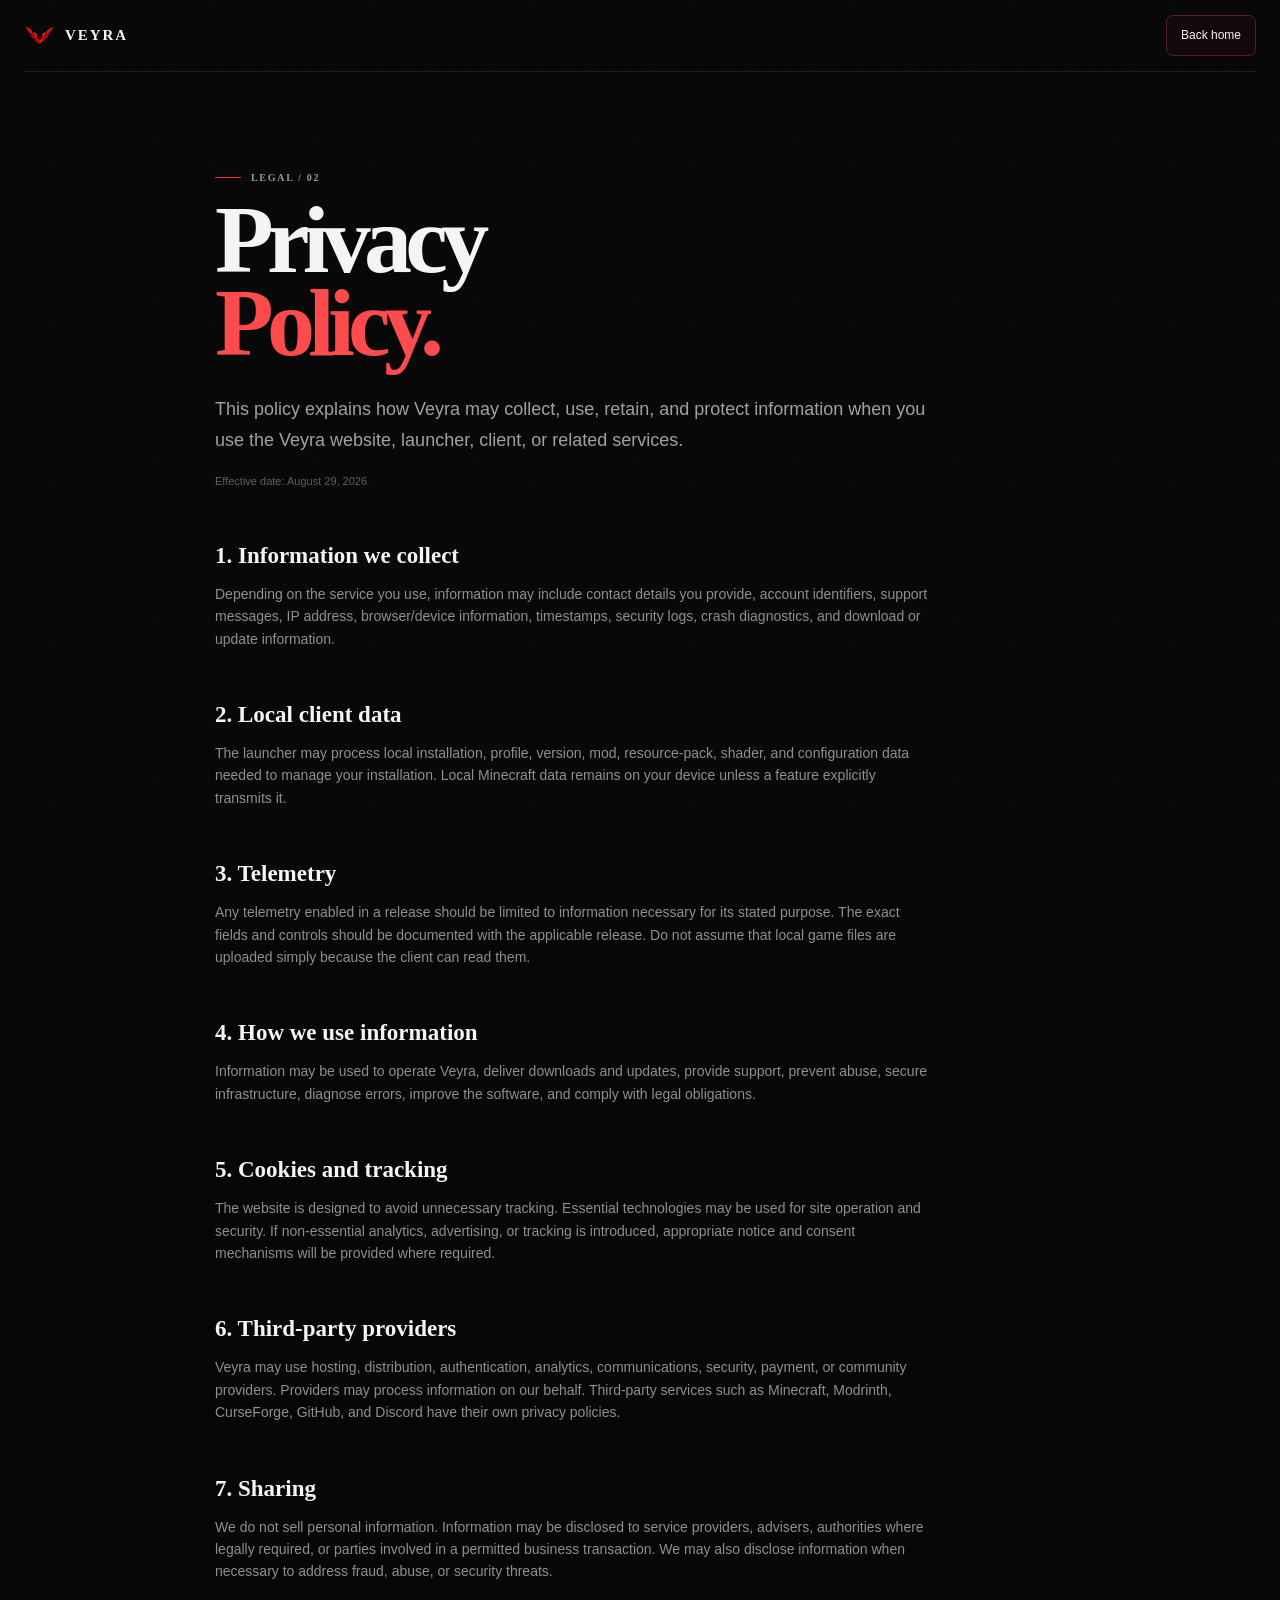
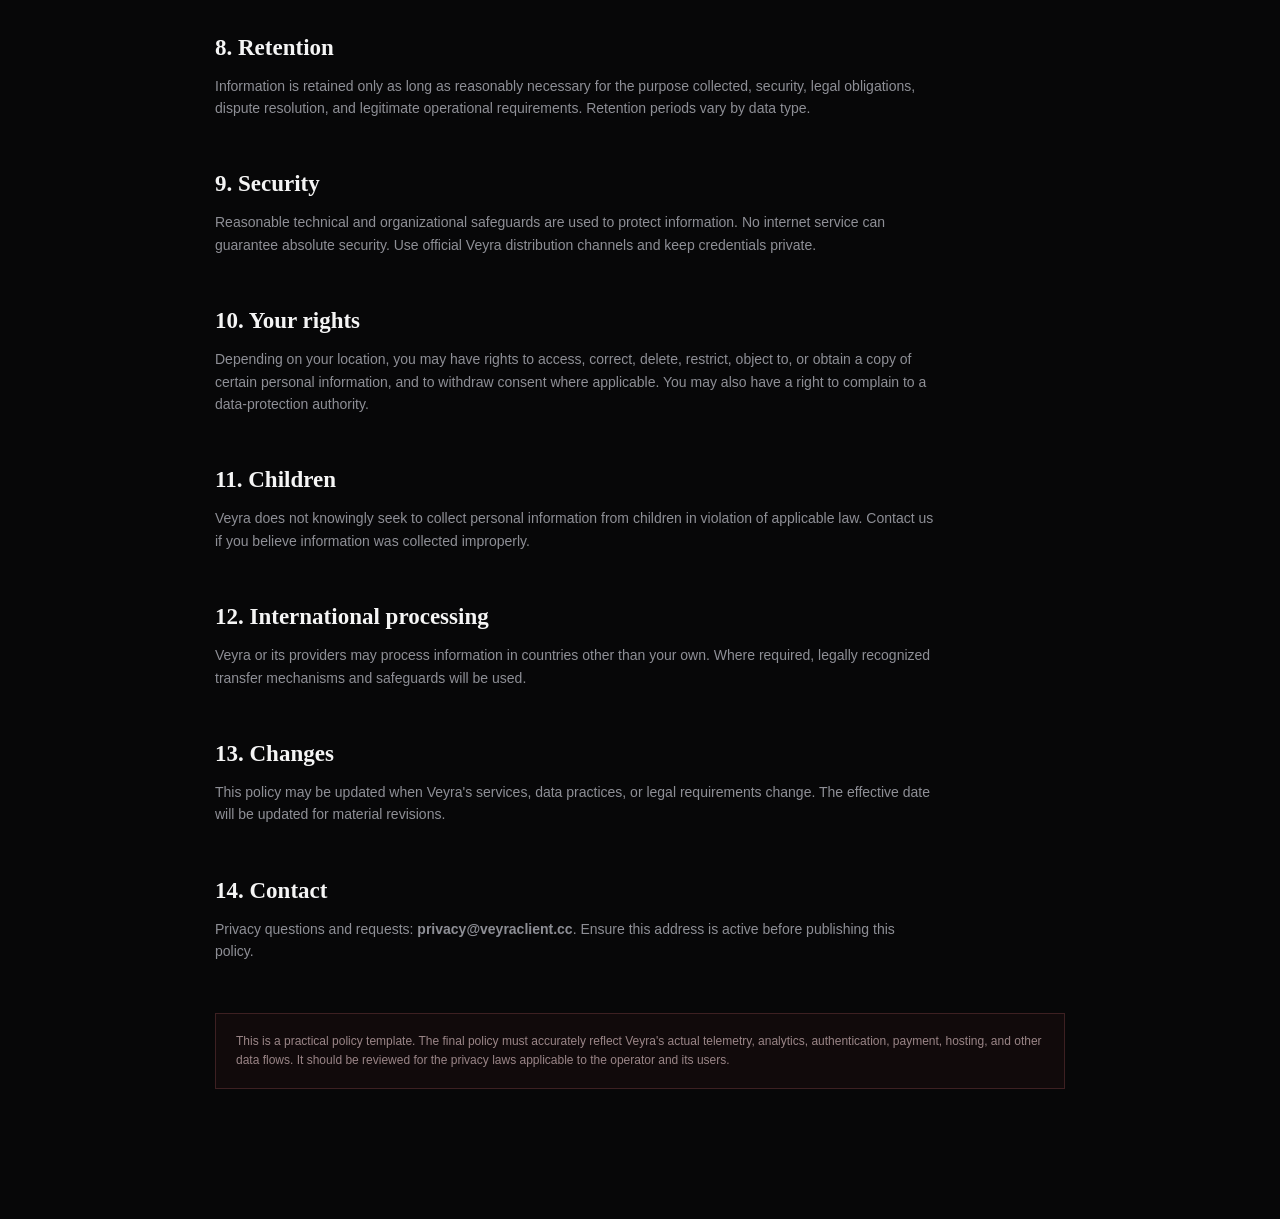
<file: privacy/index.html>
<!doctype html><html lang="en"><head><meta charset="utf-8"><meta name="viewport" content="width=device-width,initial-scale=1"><meta name="theme-color" content="#08090a"><link rel="icon" href="../assets/OFFICIAL%20LOGO%20NO%20BACKGROUND.png"><link rel="stylesheet" href="../styles.css"><title>Veyra — Privacy Policy</title></head><body><header class="header"><a class="brand" href="../"><img src="../assets/OFFICIAL%20LOGO%20NO%20BACKGROUND.png" alt="Veyra"><span>VEYRA</span></a><a class="nav-button" href="../">Back home</a></header><main class="legal section-wrap"><div class="section-label">LEGAL / 02</div><h1>Privacy<br><i>Policy.</i></h1><p class="lead">This policy explains how Veyra may collect, use, retain, and protect information when you use the Veyra website, launcher, client, or related services.</p><p class="updated">Effective date: August 29, 2026</p><h2>1. Information we collect</h2><p>Depending on the service you use, information may include contact details you provide, account identifiers, support messages, IP address, browser/device information, timestamps, security logs, crash diagnostics, and download or update information.</p><h2>2. Local client data</h2><p>The launcher may process local installation, profile, version, mod, resource-pack, shader, and configuration data needed to manage your installation. Local Minecraft data remains on your device unless a feature explicitly transmits it.</p><h2>3. Telemetry</h2><p>Any telemetry enabled in a release should be limited to information necessary for its stated purpose. The exact fields and controls should be documented with the applicable release. Do not assume that local game files are uploaded simply because the client can read them.</p><h2>4. How we use information</h2><p>Information may be used to operate Veyra, deliver downloads and updates, provide support, prevent abuse, secure infrastructure, diagnose errors, improve the software, and comply with legal obligations.</p><h2>5. Cookies and tracking</h2><p>The website is designed to avoid unnecessary tracking. Essential technologies may be used for site operation and security. If non-essential analytics, advertising, or tracking is introduced, appropriate notice and consent mechanisms will be provided where required.</p><h2>6. Third-party providers</h2><p>Veyra may use hosting, distribution, authentication, analytics, communications, security, payment, or community providers. Providers may process information on our behalf. Third-party services such as Minecraft, Modrinth, CurseForge, GitHub, and Discord have their own privacy policies.</p><h2>7. Sharing</h2><p>We do not sell personal information. Information may be disclosed to service providers, advisers, authorities where legally required, or parties involved in a permitted business transaction. We may also disclose information when necessary to address fraud, abuse, or security threats.</p><h2>8. Retention</h2><p>Information is retained only as long as reasonably necessary for the purpose collected, security, legal obligations, dispute resolution, and legitimate operational requirements. Retention periods vary by data type.</p><h2>9. Security</h2><p>Reasonable technical and organizational safeguards are used to protect information. No internet service can guarantee absolute security. Use official Veyra distribution channels and keep credentials private.</p><h2>10. Your rights</h2><p>Depending on your location, you may have rights to access, correct, delete, restrict, object to, or obtain a copy of certain personal information, and to withdraw consent where applicable. You may also have a right to complain to a data-protection authority.</p><h2>11. Children</h2><p>Veyra does not knowingly seek to collect personal information from children in violation of applicable law. Contact us if you believe information was collected improperly.</p><h2>12. International processing</h2><p>Veyra or its providers may process information in countries other than your own. Where required, legally recognized transfer mechanisms and safeguards will be used.</p><h2>13. Changes</h2><p>This policy may be updated when Veyra's services, data practices, or legal requirements change. The effective date will be updated for material revisions.</p><h2>14. Contact</h2><p>Privacy questions and requests: <strong>privacy@veyraclient.cc</strong>. Ensure this address is active before publishing this policy.</p><div class="notice">This is a practical policy template. The final policy must accurately reflect Veyra's actual telemetry, analytics, authentication, payment, hosting, and other data flows. It should be reviewed for the privacy laws applicable to the operator and its users.</div></main></body></html>
</file>
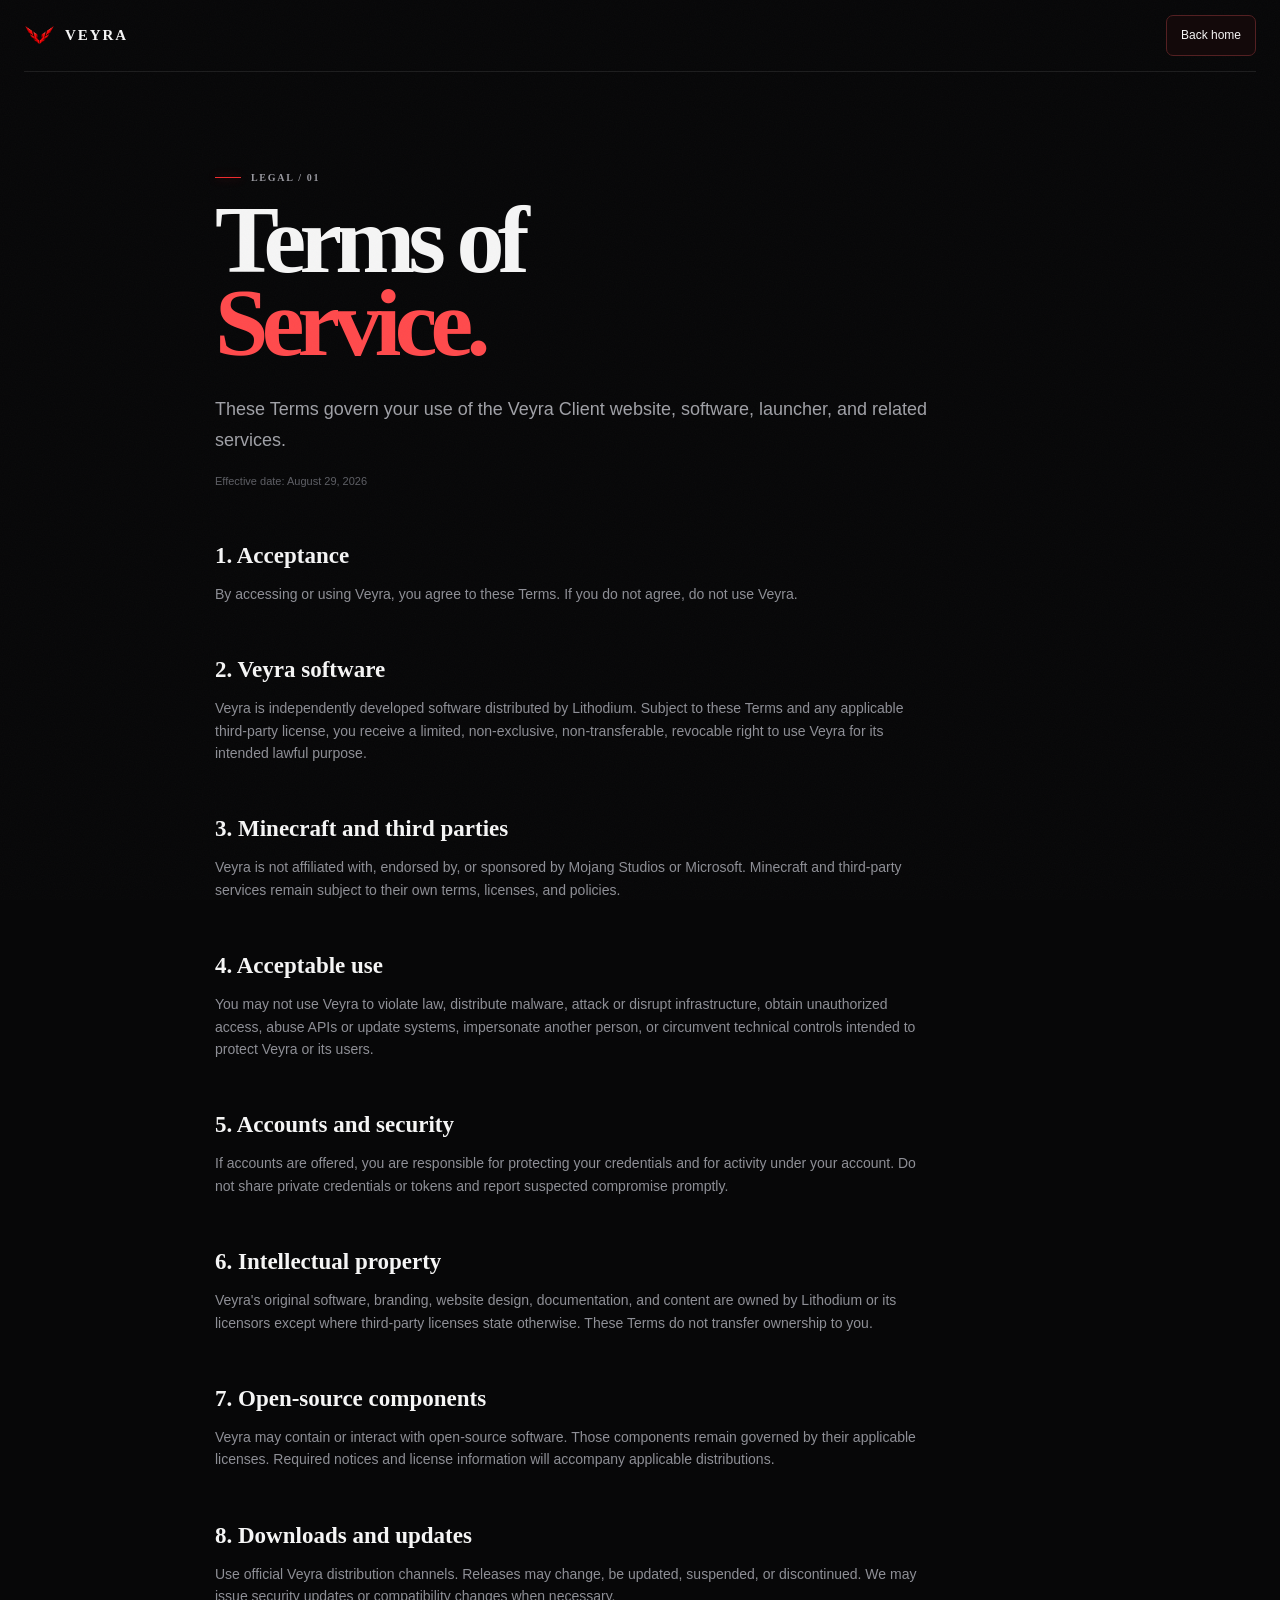
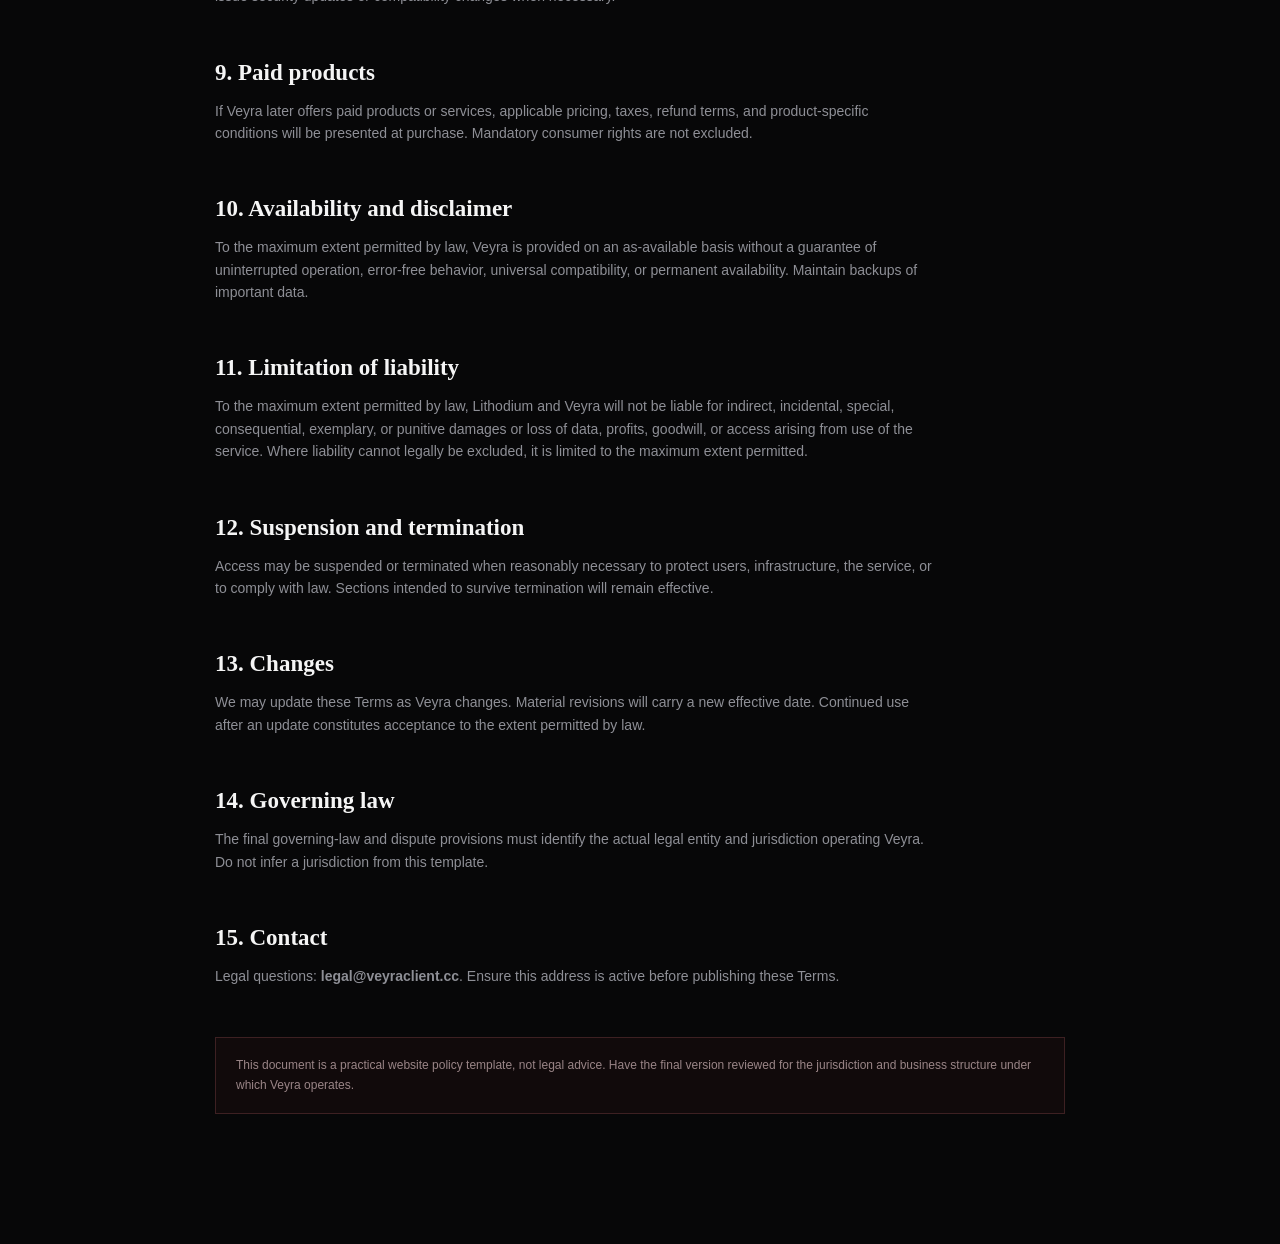
<file: terms/index.html>
<!doctype html><html lang="en"><head><meta charset="utf-8"><meta name="viewport" content="width=device-width,initial-scale=1"><meta name="theme-color" content="#08090a"><link rel="icon" href="../assets/OFFICIAL%20LOGO%20NO%20BACKGROUND.png"><link rel="stylesheet" href="../styles.css"><title>Veyra — Terms of Service</title></head><body><header class="header"><a class="brand" href="../"><img src="../assets/OFFICIAL%20LOGO%20NO%20BACKGROUND.png" alt="Veyra"><span>VEYRA</span></a><a class="nav-button" href="../">Back home</a></header><main class="legal section-wrap"><div class="section-label">LEGAL / 01</div><h1>Terms of<br><i>Service.</i></h1><p class="lead">These Terms govern your use of the Veyra Client website, software, launcher, and related services.</p><p class="updated">Effective date: August 29, 2026</p><h2>1. Acceptance</h2><p>By accessing or using Veyra, you agree to these Terms. If you do not agree, do not use Veyra.</p><h2>2. Veyra software</h2><p>Veyra is independently developed software distributed by Lithodium. Subject to these Terms and any applicable third-party license, you receive a limited, non-exclusive, non-transferable, revocable right to use Veyra for its intended lawful purpose.</p><h2>3. Minecraft and third parties</h2><p>Veyra is not affiliated with, endorsed by, or sponsored by Mojang Studios or Microsoft. Minecraft and third-party services remain subject to their own terms, licenses, and policies.</p><h2>4. Acceptable use</h2><p>You may not use Veyra to violate law, distribute malware, attack or disrupt infrastructure, obtain unauthorized access, abuse APIs or update systems, impersonate another person, or circumvent technical controls intended to protect Veyra or its users.</p><h2>5. Accounts and security</h2><p>If accounts are offered, you are responsible for protecting your credentials and for activity under your account. Do not share private credentials or tokens and report suspected compromise promptly.</p><h2>6. Intellectual property</h2><p>Veyra's original software, branding, website design, documentation, and content are owned by Lithodium or its licensors except where third-party licenses state otherwise. These Terms do not transfer ownership to you.</p><h2>7. Open-source components</h2><p>Veyra may contain or interact with open-source software. Those components remain governed by their applicable licenses. Required notices and license information will accompany applicable distributions.</p><h2>8. Downloads and updates</h2><p>Use official Veyra distribution channels. Releases may change, be updated, suspended, or discontinued. We may issue security updates or compatibility changes when necessary.</p><h2>9. Paid products</h2><p>If Veyra later offers paid products or services, applicable pricing, taxes, refund terms, and product-specific conditions will be presented at purchase. Mandatory consumer rights are not excluded.</p><h2>10. Availability and disclaimer</h2><p>To the maximum extent permitted by law, Veyra is provided on an as-available basis without a guarantee of uninterrupted operation, error-free behavior, universal compatibility, or permanent availability. Maintain backups of important data.</p><h2>11. Limitation of liability</h2><p>To the maximum extent permitted by law, Lithodium and Veyra will not be liable for indirect, incidental, special, consequential, exemplary, or punitive damages or loss of data, profits, goodwill, or access arising from use of the service. Where liability cannot legally be excluded, it is limited to the maximum extent permitted.</p><h2>12. Suspension and termination</h2><p>Access may be suspended or terminated when reasonably necessary to protect users, infrastructure, the service, or to comply with law. Sections intended to survive termination will remain effective.</p><h2>13. Changes</h2><p>We may update these Terms as Veyra changes. Material revisions will carry a new effective date. Continued use after an update constitutes acceptance to the extent permitted by law.</p><h2>14. Governing law</h2><p>The final governing-law and dispute provisions must identify the actual legal entity and jurisdiction operating Veyra. Do not infer a jurisdiction from this template.</p><h2>15. Contact</h2><p>Legal questions: <strong>legal@veyraclient.cc</strong>. Ensure this address is active before publishing these Terms.</p><div class="notice">This document is a practical website policy template, not legal advice. Have the final version reviewed for the jurisdiction and business structure under which Veyra operates.</div></main></body></html>
</file>
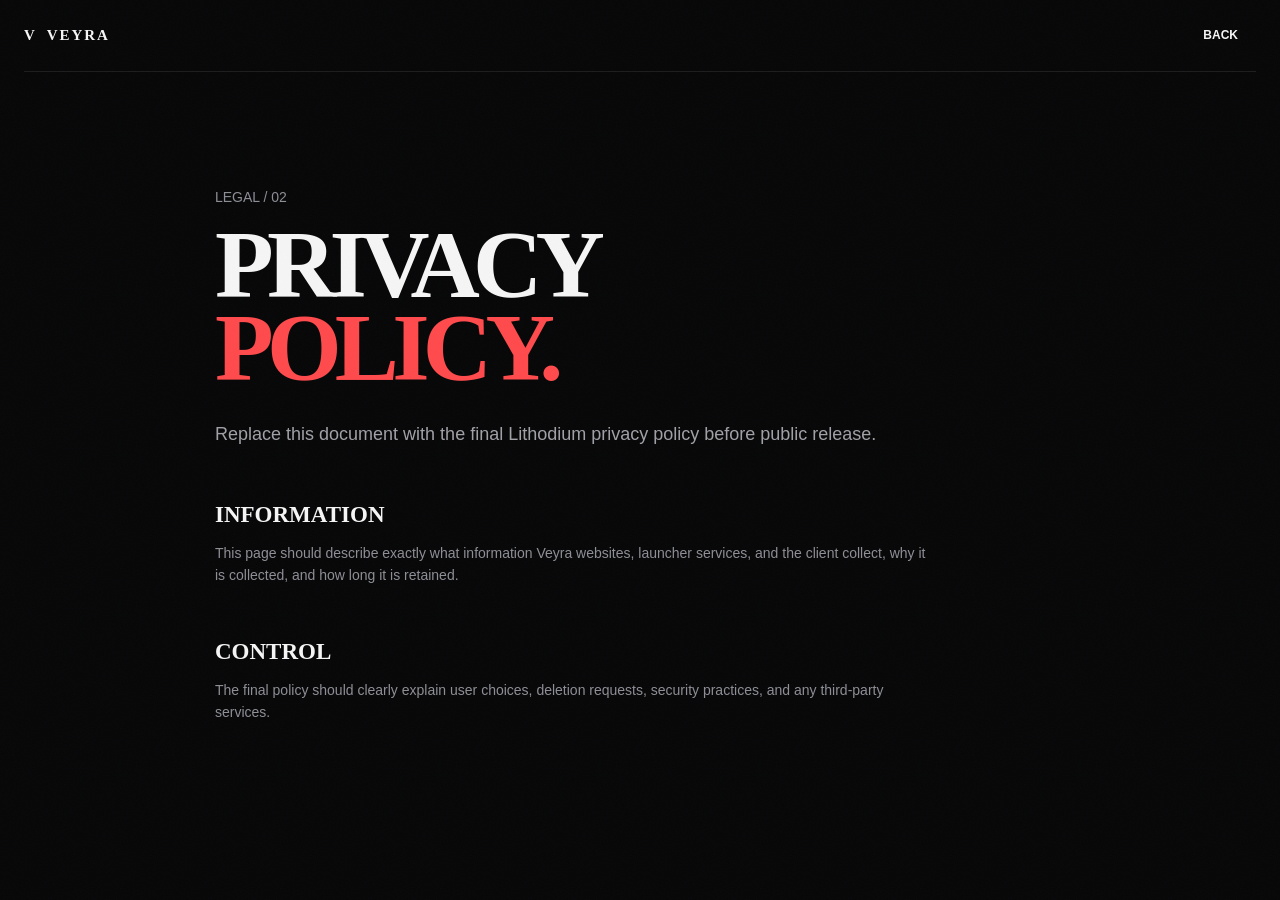
<file: privacy.html>
<!doctype html><html lang="en"><head><meta charset="utf-8"><meta name="viewport" content="width=device-width,initial-scale=1"><title>Veyra — Privacy Policy</title><link rel="stylesheet" href="styles.css"></head><body>
<header class="header"><a class="brand" href="index.html"><span class="brand-symbol">V</span><span>VEYRA</span></a><a class="button button-dark" href="settings.html">BACK</a></header>
<main class="legal section-wrap"><p class="kicker">LEGAL / 02</p><h1>PRIVACY<br><i>POLICY.</i></h1><p class="lead">Replace this document with the final Lithodium privacy policy before public release.</p><h2>INFORMATION</h2><p>This page should describe exactly what information Veyra websites, launcher services, and the client collect, why it is collected, and how long it is retained.</p><h2>CONTROL</h2><p>The final policy should clearly explain user choices, deletion requests, security practices, and any third-party services.</p></main></body></html>
</file>
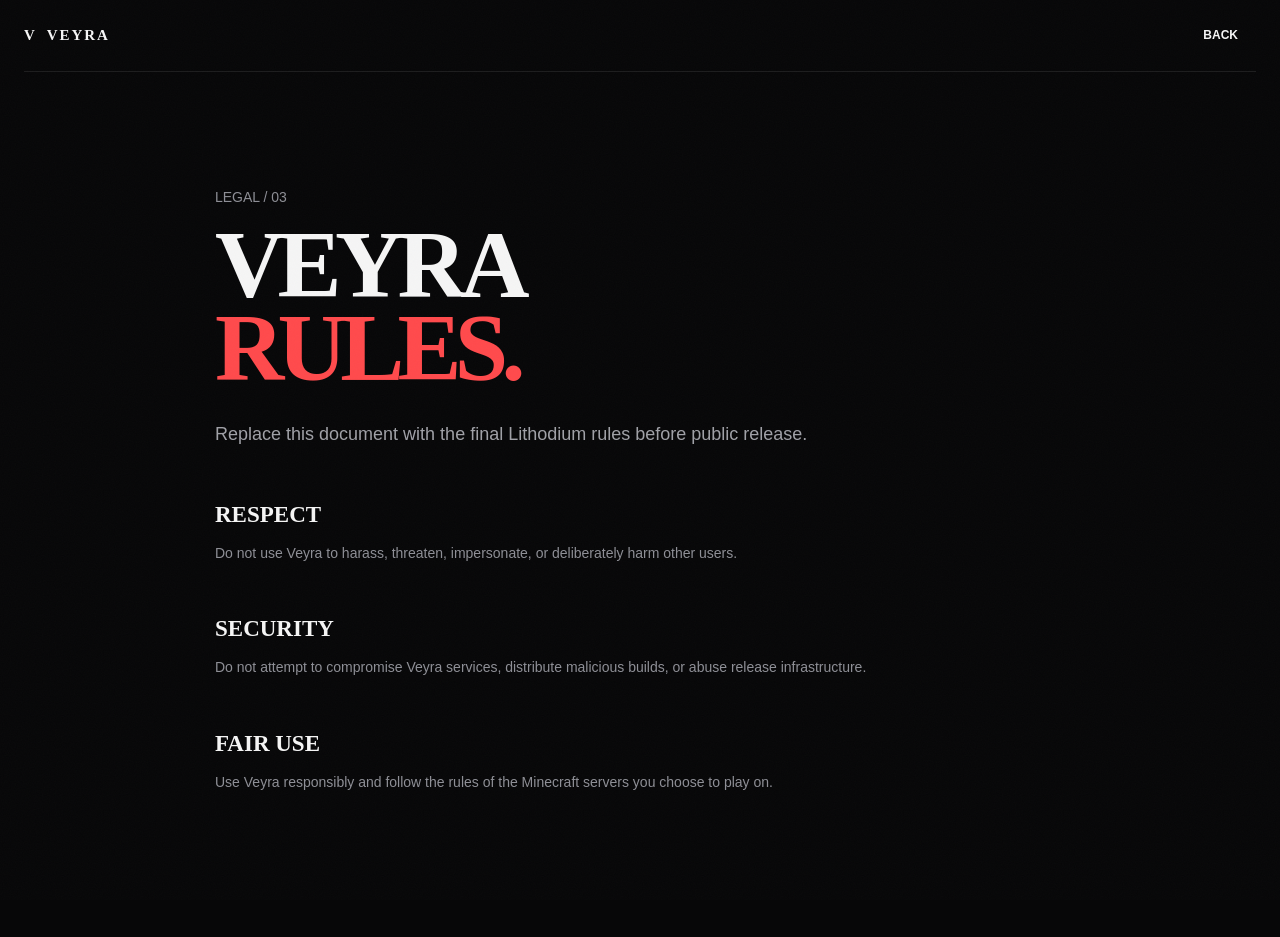
<file: rules.html>
<!doctype html><html lang="en"><head><meta charset="utf-8"><meta name="viewport" content="width=device-width,initial-scale=1"><title>Veyra — Rules</title><link rel="stylesheet" href="styles.css"></head><body>
<header class="header"><a class="brand" href="index.html"><span class="brand-symbol">V</span><span>VEYRA</span></a><a class="button button-dark" href="settings.html">BACK</a></header>
<main class="legal section-wrap"><p class="kicker">LEGAL / 03</p><h1>VEYRA<br><i>RULES.</i></h1><p class="lead">Replace this document with the final Lithodium rules before public release.</p><h2>RESPECT</h2><p>Do not use Veyra to harass, threaten, impersonate, or deliberately harm other users.</p><h2>SECURITY</h2><p>Do not attempt to compromise Veyra services, distribute malicious builds, or abuse release infrastructure.</p><h2>FAIR USE</h2><p>Use Veyra responsibly and follow the rules of the Minecraft servers you choose to play on.</p></main></body></html>
</file>
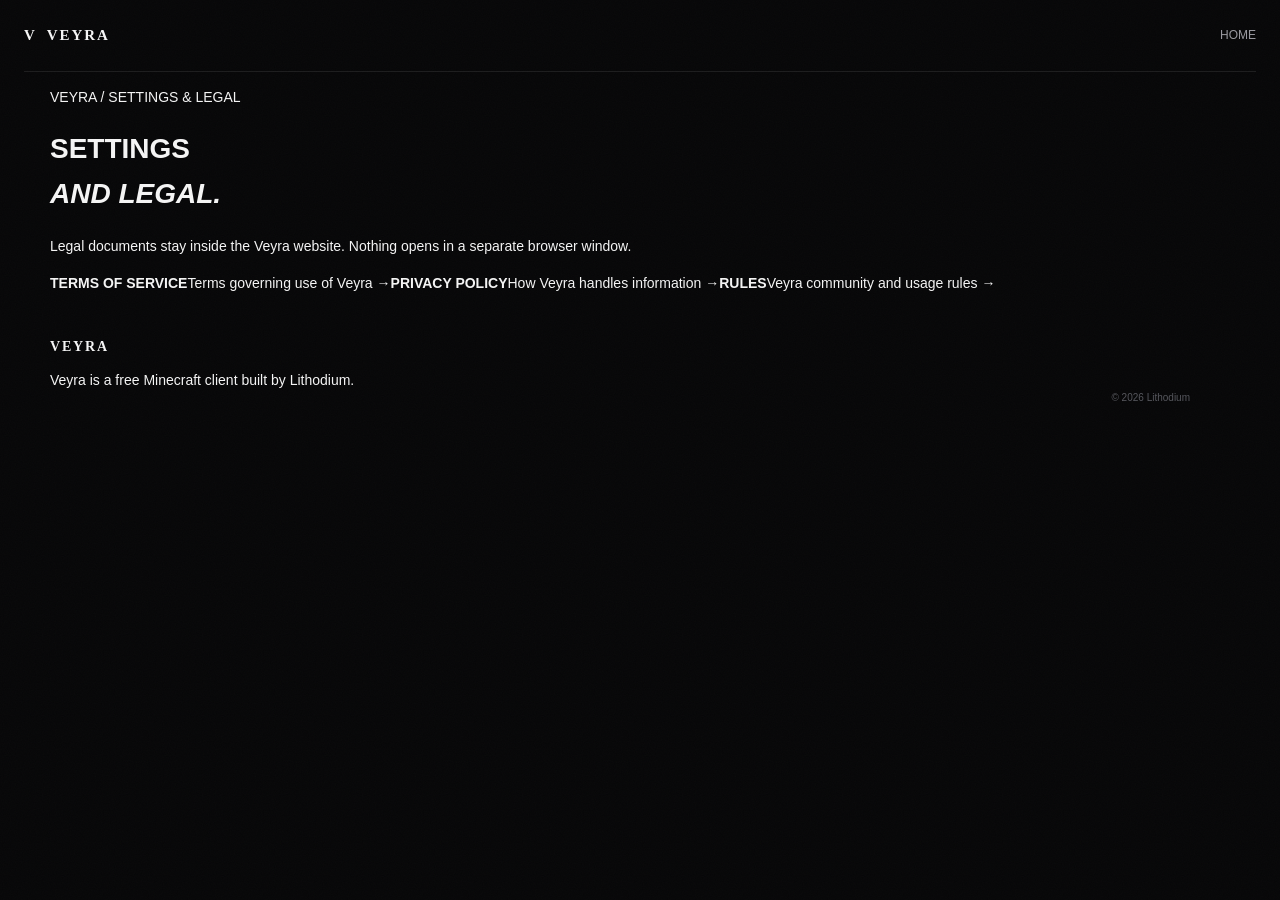
<file: settings.html>
<!doctype html>
<html lang="en"><head><meta charset="utf-8"><meta name="viewport" content="width=device-width,initial-scale=1"><title>Veyra — Settings & Legal</title><link rel="stylesheet" href="styles.css"></head>
<body>
<header class="header"><a class="brand" href="index.html"><span class="brand-symbol">V</span><span>VEYRA</span></a><nav class="nav" style="display:flex"><a href="index.html">HOME</a></nav></header>
<main class="section-wrap legal-home"><p class="kicker">VEYRA / SETTINGS & LEGAL</p><h1>SETTINGS<br><i>AND LEGAL.</i></h1>
<p class="lead">Legal documents stay inside the Veyra website. Nothing opens in a separate browser window.</p>
<div class="legal-links"><a href="terms.html"><strong>TERMS OF SERVICE</strong><span>Terms governing use of Veyra →</span></a><a href="privacy.html"><strong>PRIVACY POLICY</strong><span>How Veyra handles information →</span></a><a href="rules.html"><strong>RULES</strong><span>Veyra community and usage rules →</span></a></div>
</main>
<footer class="footer section-wrap"><div><div class="footer-brand">VEYRA</div><p>Veyra is a free Minecraft client built by Lithodium.</p></div><small>© 2026 Lithodium</small></footer>
</body></html>
</file>
<file: styles.css>
:root{--bg:#070708;--panel:#0d0d0f;--panel2:#111114;--text:#f5f5f5;--muted:#999aa1;--dim:#66676d;--line:rgba(255,255,255,.09);--accent:#ef2b2d;--accent2:#ff4a4c;--max:1180px}*{box-sizing:border-box}html{scroll-behavior:smooth}body{margin:0;background:var(--bg);color:var(--text);font:14px/1.6 "DM Sans",Arial,sans-serif;-webkit-font-smoothing:antialiased}body:before{content:"";position:fixed;inset:0;pointer-events:none;opacity:.025;background-image:url("data:image/svg+xml,%3Csvg xmlns='http://www.w3.org/2000/svg' width='160' height='160'%3E%3Cfilter id='n'%3E%3CfeTurbulence type='fractalNoise' baseFrequency='.85' numOctaves='3' stitchTiles='stitch'/%3E%3C/filter%3E%3Crect width='100%25' height='100%25' filter='url(%23n)'/%3E%3C/svg%3E")}a{color:inherit;text-decoration:none}.header{height:72px;width:min(calc(100% - 48px),1240px);margin:auto;display:flex;align-items:center;justify-content:space-between;border-bottom:1px solid var(--line);position:relative;z-index:10}.brand{display:flex;align-items:center;gap:10px;font:700 15px "Space Grotesk";letter-spacing:.13em}.brand img{width:31px;height:31px;object-fit:contain}.nav{display:flex;gap:30px;font-size:12px;color:#99999f}.nav a:hover{color:#fff}.nav-button{border:1px solid #542022;background:#13090a;padding:10px 14px;border-radius:7px;font-size:12px}.nav-button:hover{border-color:var(--accent);box-shadow:0 0 20px rgba(239,43,45,.12)}.nav-button b{margin-left:8px;color:var(--accent2)}.nav-toggle{display:none;background:none;border:0}.nav-toggle span{display:block;width:19px;height:1px;background:#fff;margin:5px}.section-wrap{width:min(calc(100% - 48px),var(--max));margin:auto}.eyebrow,.section-label{font:600 10px "Space Grotesk";letter-spacing:.17em;color:#9a9aa1}.eyebrow{display:flex;align-items:center;gap:8px}.eyebrow span{width:6px;height:6px;border-radius:50%;background:var(--accent);box-shadow:0 0 14px rgba(239,43,45,.85)}.hero{min-height:680px;display:grid;grid-template-columns:.92fr 1.08fr;align-items:center;gap:65px;padding:75px 0}.hero h1{font:700 clamp(70px,8.5vw,116px)/.83 "Space Grotesk";letter-spacing:-.075em;margin:20px 0 25px}.hero h1 em,.intro em,.performance em,.showcase em,.cta em{font-style:normal;color:var(--accent2)}.hero-copy>p:not(.eyebrow){max-width:510px;color:var(--muted);font-size:17px;line-height:1.6}.actions{display:flex;gap:10px;margin-top:29px}.button{display:inline-flex;align-items:center;justify-content:center;gap:18px;padding:0 18px;height:46px;border-radius:7px;font-size:12px;font-weight:600;transition:.16s ease}.button:hover{transform:translateY(-1px)}.primary{background:var(--accent);color:#fff;box-shadow:0 8px 30px rgba(239,43,45,.2)}.primary:hover{background:var(--accent2);box-shadow:0 10px 35px rgba(239,43,45,.3)}.secondary{border:1px solid #3a2224;background:#110b0c}.secondary:hover{border-color:#743034}.meta{display:flex;align-items:center;gap:12px;color:#62636a;font:600 9px "Space Grotesk";letter-spacing:.15em;margin-top:26px}.meta i{width:3px;height:3px;background:#48494e;border-radius:50%}.hero-visual{position:relative;display:grid;place-items:center;min-height:430px}.visual-glow{position:absolute;width:440px;height:440px;background:radial-gradient(circle,rgba(239,43,45,.2),transparent 68%);filter:blur(15px)}.client-window{width:100%;max-width:590px;aspect-ratio:16/10;background:#0c0d0f;border:1px solid #3b2022;border-radius:12px;overflow:hidden;box-shadow:0 35px 100px rgba(0,0,0,.55),0 0 55px rgba(239,43,45,.08);transform:perspective(1100px) rotateY(-5deg)}.window-bar{height:39px;border-bottom:1px solid #292025;display:flex;align-items:center;justify-content:center;position:relative;font:600 9px "Space Grotesk";letter-spacing:.17em;color:#686067}.traffic{position:absolute;left:13px;display:flex;gap:5px}.traffic i{width:6px;height:6px;border-radius:50%;background:#40363a}.window-content{height:calc(100% - 39px);display:flex}.window-content aside{width:65px;border-right:1px solid #272024;padding:14px}.window-content aside strong{width:37px;height:37px;border:1px solid #542022;display:grid;place-items:center;font:700 19px "Space Grotesk";color:var(--accent2)}.window-content aside div{width:24px;height:6px;background:#292327;margin:18px 0;border-radius:2px}.window-content aside .active{background:var(--accent)}.dashboard{padding:33px;flex:1}.dashboard small{font:600 8px "Space Grotesk";letter-spacing:.15em;color:#676067}.dashboard h3{font:600 28px "Space Grotesk";margin:10px 0 28px}.stats{display:grid;grid-template-columns:repeat(3,1fr);gap:9px}.stats div{border:1px solid #302528;padding:14px}.stats b{display:block;font:600 23px "Space Grotesk"}.stats span{font-size:8px;color:#686067;letter-spacing:.12em}.launch{margin-top:25px;border:1px solid #5a272a;background:#180b0d;padding:11px 13px;font:600 8px "Space Grotesk";letter-spacing:.1em;display:flex;justify-content:space-between;color:#f3eeee}.launch b{color:var(--accent2)}.intro{padding:125px 0 55px;display:grid;grid-template-columns:1fr 2.1fr;gap:80px;border-top:1px solid var(--line)}.intro h2,.performance h2,.showcase h2,.cta h2{font:600 clamp(48px,6vw,78px)/.9 "Space Grotesk";letter-spacing:-.06em;margin:0}.intro p{color:var(--muted);max-width:520px;margin:10px 0 0;font-size:16px}.section-label{display:flex;align-items:center;gap:10px}.section-label:before{content:"";width:26px;height:1px;background:var(--accent);box-shadow:0 0 10px rgba(239,43,45,.45)}.cards{display:grid;grid-template-columns:repeat(3,1fr);gap:10px;padding-bottom:125px}.cards article{min-height:230px;padding:26px;background:var(--panel);border:1px solid var(--line);border-radius:8px;position:relative;overflow:hidden}.cards article:after{content:"";position:absolute;right:-40px;bottom:-50px;width:130px;height:130px;border-radius:50%;background:radial-gradient(circle,rgba(239,43,45,.13),transparent 68%)}.cards span{color:var(--accent2);font:600 10px "Space Grotesk"}.cards h3{font:600 24px "Space Grotesk";margin:48px 0 10px}.cards p{color:#85868d;margin:0;max-width:300px}.performance{background:#0c0d0f;border-block:1px solid var(--line)}.performance-inner{padding:125px 0;display:grid;grid-template-columns:2fr repeat(3,1fr);gap:35px;align-items:end}.performance p{color:var(--muted);max-width:480px;margin-top:25px}.metric{border-left:1px solid #4a2528;padding-left:19px;position:relative}.metric:before{content:"";display:block;width:5px;height:5px;background:var(--accent);margin-bottom:16px;box-shadow:0 0 12px rgba(239,43,45,.8)}.metric b{font:600 38px "Space Grotesk";display:block;margin-bottom:34px;color:#f2dfe0}.metric span{font:600 9px "Space Grotesk";letter-spacing:.15em;color:#777078}.showcase{padding:125px 0}.showcase-head{display:flex;justify-content:space-between;align-items:end;gap:50px;margin:18px 0 45px}.showcase-head p{color:var(--muted);max-width:270px}.shot{border:1px solid #3b2022;background:#0d0e10;border-radius:10px;overflow:hidden;box-shadow:0 20px 70px rgba(0,0,0,.35)}.shot img{width:100%;display:block}.cta{background:var(--accent);color:#fff}.cta-inner{padding:85px 0;display:flex;align-items:end;justify-content:space-between;gap:40px}.cta .section-label{color:#ffd7d8}.cta .section-label:before{background:#fff}.cta h2 em{color:#160708}.light{background:#080809;color:#fff;min-width:215px}.light:hover{background:#171113}.footer{padding:45px 0 52px;display:grid;grid-template-columns:1fr 1.2fr auto;gap:40px}.footer-brand{font:700 14px "Space Grotesk";letter-spacing:.13em}.footer-brand img{width:27px;height:27px;object-fit:contain;vertical-align:middle;margin-right:9px}.footer-brand p{font:400 11px "DM Sans";letter-spacing:0;color:#66676d;margin:9px 0}.footer-nav{display:flex;flex-wrap:wrap;gap:18px;align-content:start;font-size:12px;color:#77787e}.footer-nav a:hover{color:var(--accent2)}.footer small{font-size:10px;color:#55565c;align-self:end;text-align:right}.legal{max-width:850px;padding:100px 0 130px}.legal h1{font:600 clamp(58px,8vw,96px)/.86 "Space Grotesk";letter-spacing:-.07em;margin:16px 0 30px}.legal h1 i{font-style:normal;color:var(--accent2)}.legal .lead{font-size:18px;color:#a0a1a7;max-width:720px;line-height:1.7}.legal h2{font:600 23px "Space Grotesk";margin:52px 0 9px}.legal p{color:#8e8f96;max-width:720px}.legal .updated{font-size:11px;color:#5d5e64}.notice{margin-top:50px;padding:18px 20px;border:1px solid #3d2022;background:#110a0b;color:#9a8587;font-size:12px}.notice strong{color:#fff}@media(max-width:900px){.nav{gap:16px}.nav a:nth-child(-n+2){display:none}.hero{grid-template-columns:1fr;gap:35px;padding:65px 0}.client-window{transform:none}.intro{grid-template-columns:1fr;gap:30px}.cards{grid-template-columns:1fr}.performance-inner{grid-template-columns:1fr;gap:35px}.metric{padding:18px 0 0;border-left:0;border-top:1px solid #4a2528}.showcase-head{display:block}.showcase-head p{margin-top:18px}.footer{grid-template-columns:1fr}.footer small{text-align:left}.cta-inner{align-items:flex-start;flex-direction:column}}@media(max-width:600px){.header,.section-wrap{width:calc(100% - 32px)}.header{height:62px}.nav{display:none}.nav-button{display:none}.nav-toggle{display:block}.hero h1{font-size:clamp(58px,16vw,82px)}.hero-copy>p:not(.eyebrow){font-size:15px}.actions{flex-direction:column}.button{width:100%}.hero-visual{min-height:260px}.dashboard{padding:20px}.dashboard h3{font-size:22px}.stats div{padding:9px}.stats b{font-size:18px}.intro,.performance-inner,.showcase{padding:80px 0}.cards{padding-bottom:80px}.cta-inner{padding:65px 0}.footer{padding:35px 0}.legal{padding:70px 0 90px}.legal h1{font-size:58px}}
</file>
